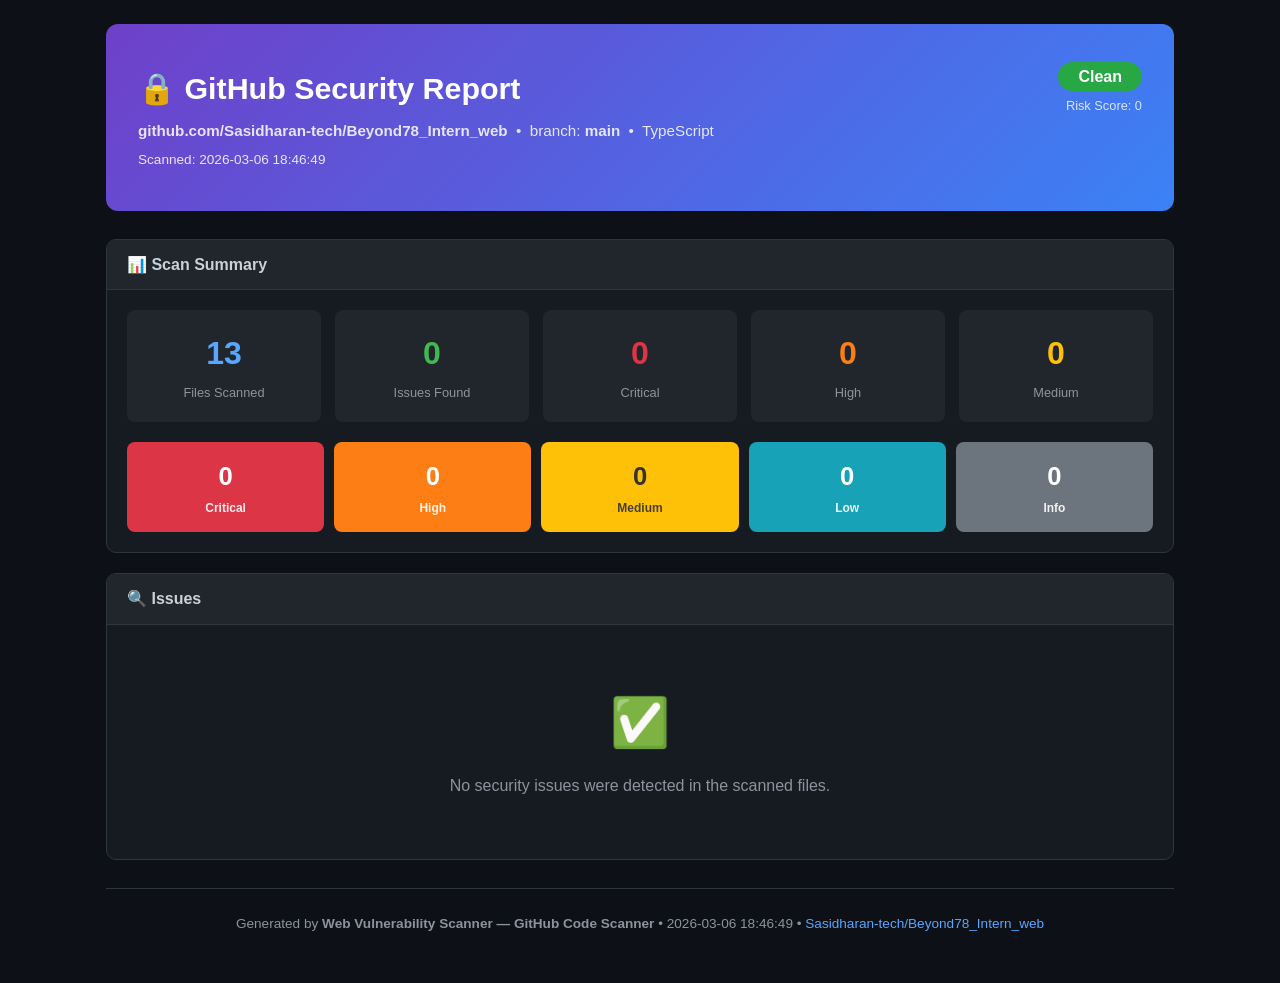
<file: reports/github/github_Sasidharan-tech_Beyond78_Intern_web_20260306_184649.html>
<!DOCTYPE html>
<html lang="en">
<head>
<meta charset="UTF-8">
<meta name="viewport" content="width=device-width, initial-scale=1.0">
<title>GitHub Security Report – Sasidharan-tech/Beyond78_Intern_web</title>
<style>
*{margin:0;padding:0;box-sizing:border-box}
body{font-family:-apple-system,BlinkMacSystemFont,'Segoe UI',Roboto,sans-serif;
      background:#0d1117;color:#c9d1d9;line-height:1.6}
a{color:#58a6ff;text-decoration:none}
a:hover{text-decoration:underline}
.wrap{max-width:1100px;margin:0 auto;padding:24px 16px}
/* ── header ── */
header{background:linear-gradient(135deg,#6e40c9 0%,#3b82f6 100%);
        color:#fff;padding:40px 32px;border-radius:12px;margin-bottom:28px}
header h1{font-size:1.9rem;margin-bottom:6px}
header .sub{opacity:.85;font-size:.95rem}
.badge{display:inline-block;padding:4px 14px;border-radius:20px;
         font-size:.8rem;font-weight:700;letter-spacing:.4px}
.risk-badge{font-size:1rem;padding:6px 20px;border-radius:24px;
              color:#fff;font-weight:700;background:#28a745}
/* ── cards ── */
.card{background:#161b22;border:1px solid #30363d;border-radius:10px;
        margin-bottom:20px;overflow:hidden}
.card-head{background:#21262d;padding:12px 20px;font-weight:600;
             font-size:1rem;border-bottom:1px solid #30363d}
.card-body{padding:20px}
/* ── stat grid ── */
.stat-grid{display:grid;grid-template-columns:repeat(auto-fit,minmax(140px,1fr));gap:14px}
.stat-box{background:#21262d;border-radius:8px;padding:18px;text-align:center}
.stat-num{font-size:2rem;font-weight:700}
.stat-lbl{font-size:.8rem;color:#8b949e;margin-top:4px}
/* ── severity bars ── */
.sev-grid{display:grid;
           grid-template-columns:repeat(5,1fr);gap:10px;margin-top:16px}
.sev-box{border-radius:8px;padding:14px;text-align:center;color:#fff;font-weight:600}
.sev-box .n{font-size:1.6rem}
.sev-box .l{font-size:.75rem;margin-top:2px;opacity:.9}
/* ── issue cards ── */
.issue{border-left:4px solid #30363d;background:#0d1117;border-radius:0 8px 8px 0;
         margin-bottom:12px;padding:14px 16px}
.issue-head{display:flex;justify-content:space-between;align-items:flex-start;
              gap:8px;margin-bottom:8px;flex-wrap:wrap}
.issue-type{font-weight:600;font-size:.97rem}
.sev-pill{padding:3px 12px;border-radius:14px;font-size:.75rem;
            font-weight:700;letter-spacing:.3px}
.issue-desc{font-size:.88rem;color:#8b949e;margin-bottom:10px}
.code-box{background:#161b22;border:1px solid #30363d;border-radius:6px;
            padding:10px 14px;font-family:'Consolas','Courier New',monospace;
            font-size:.82rem;overflow-x:auto;white-space:pre;color:#e3b341;
            margin-bottom:10px}
.meta{font-size:.82rem;color:#8b949e}
.meta span{color:#c9d1d9}
.remed{background:#122d1e;border:1px solid #1f6335;border-radius:6px;
         padding:10px 14px;font-size:.85rem;color:#3fb950;margin-top:8px}
.remed strong{color:#56d364}
/* ── file path ── */
.filepath{font-family:monospace;color:#79c0ff;font-size:.85rem}
/* ── section toggle ── */
.section-title{cursor:pointer;display:flex;justify-content:space-between;
                 align-items:center;padding:10px 0}
.section-title:hover{color:#58a6ff}
/* ── errors ── */
.err-item{background:#21262d;border-left:3px solid #f85149;border-radius:4px;
            padding:8px 12px;font-size:.83rem;color:#f85149;margin-bottom:6px;
            font-family:monospace}
/* ── empty ── */
.empty{text-align:center;padding:40px 20px;color:#8b949e}
.empty .icon{font-size:3rem;margin-bottom:12px}
/* ── footer ── */
footer{text-align:center;padding:24px;color:#8b949e;font-size:.85rem;
         border-top:1px solid #30363d;margin-top:28px}
@media(max-width:600px){
  .sev-grid{grid-template-columns:repeat(3,1fr)}
  header h1{font-size:1.4rem}
}
</style>
</head>
<body>
<div class="wrap">

<!-- ── Header ───────────────────────────────────────────────────────── -->
<header>
  <div style="display:flex;justify-content:space-between;align-items:flex-start;flex-wrap:wrap;gap:12px">
    <div>
      <h1>&#x1f512; GitHub Security Report</h1>
      <p class="sub">
        <a href="https://github.com/Sasidharan-tech/Beyond78_Intern_web" target="_blank"
           style="color:#fff;font-weight:600">github.com/Sasidharan-tech/Beyond78_Intern_web</a>
        &nbsp;&bull;&nbsp; branch: <strong>main</strong>
        &nbsp;&bull;&nbsp; TypeScript
      </p>
      <p class="sub" style="margin-top:6px;font-size:.85rem">
        Scanned: 2026-03-06 18:46:49
        
      </p>
    </div>
    <div style="text-align:right">
      <span class="risk-badge">Clean</span>
      <div style="font-size:.8rem;margin-top:6px;opacity:.8">Risk Score: 0</div>
    </div>
  </div>
</header>

<!-- ── Summary stats ────────────────────────────────────────────────── -->
<div class="card">
  <div class="card-head">&#x1f4ca; Scan Summary</div>
  <div class="card-body">
    <div class="stat-grid">
      <div class="stat-box">
        <div class="stat-num" style="color:#58a6ff">13</div>
        <div class="stat-lbl">Files Scanned</div>
      </div>
      <div class="stat-box">
        <div class="stat-num" style="color:#3fb950">0</div>
        <div class="stat-lbl">Issues Found</div>
      </div>
      <div class="stat-box">
        <div class="stat-num" style="color:#dc3545">0</div>
        <div class="stat-lbl">Critical</div>
      </div>
      <div class="stat-box">
        <div class="stat-num" style="color:#fd7e14">0</div>
        <div class="stat-lbl">High</div>
      </div>
      <div class="stat-box">
        <div class="stat-num" style="color:#ffc107">0</div>
        <div class="stat-lbl">Medium</div>
      </div>
    </div>

    <div class="sev-grid" style="margin-top:20px">
      <div class="sev-box" style="background:#dc3545;color:#fff">
        <div class="n">0</div>
        <div class="l">Critical</div>
      </div>
      <div class="sev-box" style="background:#fd7e14;color:#fff">
        <div class="n">0</div>
        <div class="l">High</div>
      </div>
      <div class="sev-box" style="background:#ffc107;color:#333">
        <div class="n">0</div>
        <div class="l">Medium</div>
      </div>
      <div class="sev-box" style="background:#17a2b8;color:#fff">
        <div class="n">0</div>
        <div class="l">Low</div>
      </div>
      <div class="sev-box" style="background:#6c757d;color:#fff">
        <div class="n">0</div>
        <div class="l">Info</div>
      </div>
    </div>
  </div>
</div>

<div class="card">
  <div class="card-head">&#x1f50d; Issues</div>
  <div class="card-body">
    <div class="empty">
      <div class="icon">&#x2705;</div>
      <p>No security issues were detected in the scanned files.</p>
    </div>
  </div>
</div>
<footer>
  Generated by <strong>Web Vulnerability Scanner — GitHub Code Scanner</strong>
  &bull; 2026-03-06 18:46:49
  &bull; <a href="https://github.com/Sasidharan-tech/Beyond78_Intern_web" target="_blank">Sasidharan-tech/Beyond78_Intern_web</a>
</footer>

</div>
</body>
</html>
</file>
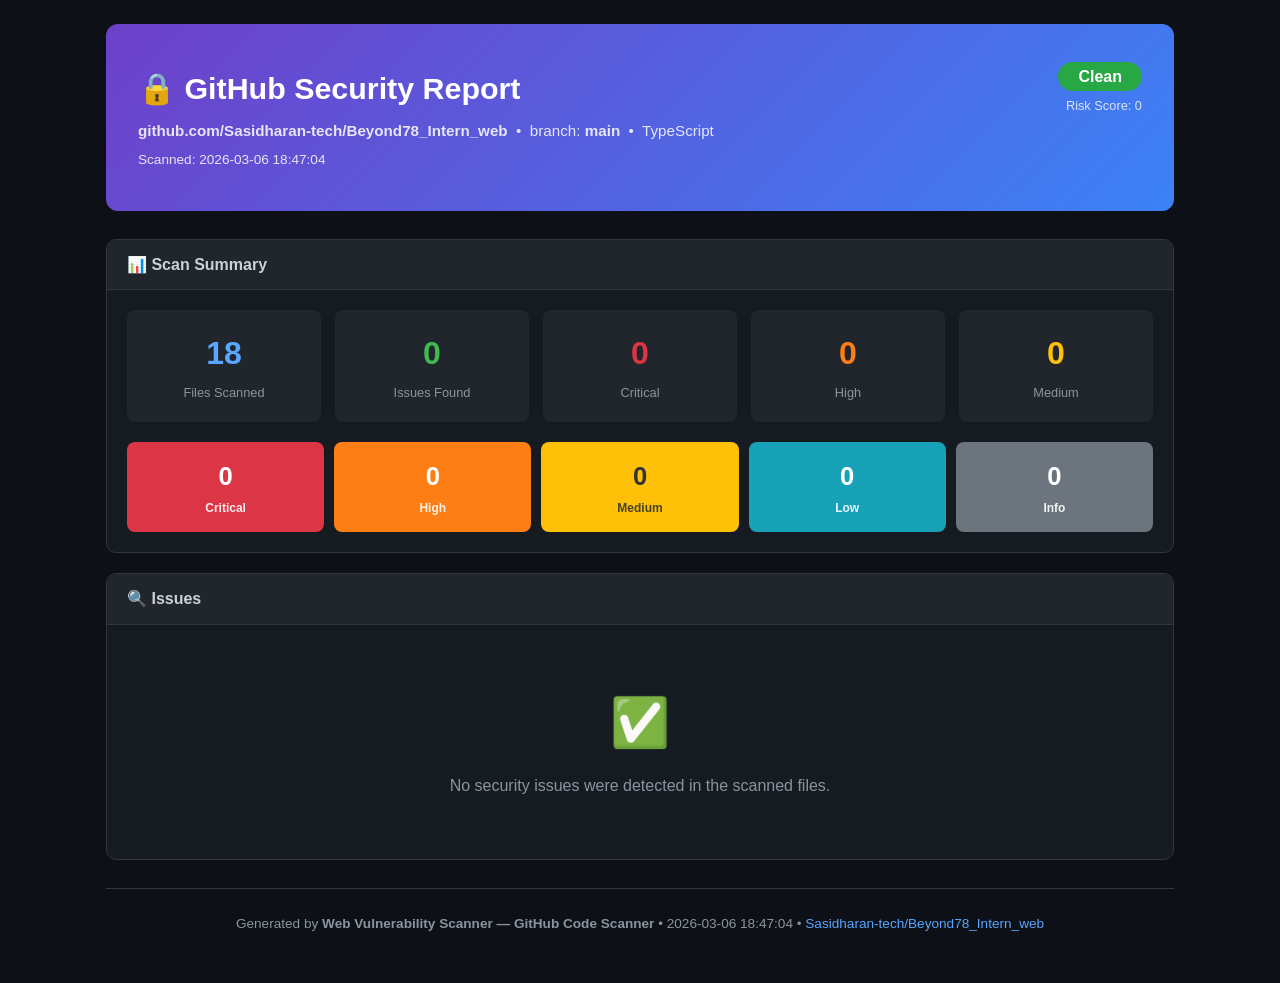
<file: reports/github/github_Sasidharan-tech_Beyond78_Intern_web_20260306_184704.html>
<!DOCTYPE html>
<html lang="en">
<head>
<meta charset="UTF-8">
<meta name="viewport" content="width=device-width, initial-scale=1.0">
<title>GitHub Security Report – Sasidharan-tech/Beyond78_Intern_web</title>
<style>
*{margin:0;padding:0;box-sizing:border-box}
body{font-family:-apple-system,BlinkMacSystemFont,'Segoe UI',Roboto,sans-serif;
      background:#0d1117;color:#c9d1d9;line-height:1.6}
a{color:#58a6ff;text-decoration:none}
a:hover{text-decoration:underline}
.wrap{max-width:1100px;margin:0 auto;padding:24px 16px}
/* ── header ── */
header{background:linear-gradient(135deg,#6e40c9 0%,#3b82f6 100%);
        color:#fff;padding:40px 32px;border-radius:12px;margin-bottom:28px}
header h1{font-size:1.9rem;margin-bottom:6px}
header .sub{opacity:.85;font-size:.95rem}
.badge{display:inline-block;padding:4px 14px;border-radius:20px;
         font-size:.8rem;font-weight:700;letter-spacing:.4px}
.risk-badge{font-size:1rem;padding:6px 20px;border-radius:24px;
              color:#fff;font-weight:700;background:#28a745}
/* ── cards ── */
.card{background:#161b22;border:1px solid #30363d;border-radius:10px;
        margin-bottom:20px;overflow:hidden}
.card-head{background:#21262d;padding:12px 20px;font-weight:600;
             font-size:1rem;border-bottom:1px solid #30363d}
.card-body{padding:20px}
/* ── stat grid ── */
.stat-grid{display:grid;grid-template-columns:repeat(auto-fit,minmax(140px,1fr));gap:14px}
.stat-box{background:#21262d;border-radius:8px;padding:18px;text-align:center}
.stat-num{font-size:2rem;font-weight:700}
.stat-lbl{font-size:.8rem;color:#8b949e;margin-top:4px}
/* ── severity bars ── */
.sev-grid{display:grid;
           grid-template-columns:repeat(5,1fr);gap:10px;margin-top:16px}
.sev-box{border-radius:8px;padding:14px;text-align:center;color:#fff;font-weight:600}
.sev-box .n{font-size:1.6rem}
.sev-box .l{font-size:.75rem;margin-top:2px;opacity:.9}
/* ── issue cards ── */
.issue{border-left:4px solid #30363d;background:#0d1117;border-radius:0 8px 8px 0;
         margin-bottom:12px;padding:14px 16px}
.issue-head{display:flex;justify-content:space-between;align-items:flex-start;
              gap:8px;margin-bottom:8px;flex-wrap:wrap}
.issue-type{font-weight:600;font-size:.97rem}
.sev-pill{padding:3px 12px;border-radius:14px;font-size:.75rem;
            font-weight:700;letter-spacing:.3px}
.issue-desc{font-size:.88rem;color:#8b949e;margin-bottom:10px}
.code-box{background:#161b22;border:1px solid #30363d;border-radius:6px;
            padding:10px 14px;font-family:'Consolas','Courier New',monospace;
            font-size:.82rem;overflow-x:auto;white-space:pre;color:#e3b341;
            margin-bottom:10px}
.meta{font-size:.82rem;color:#8b949e}
.meta span{color:#c9d1d9}
.remed{background:#122d1e;border:1px solid #1f6335;border-radius:6px;
         padding:10px 14px;font-size:.85rem;color:#3fb950;margin-top:8px}
.remed strong{color:#56d364}
/* ── file path ── */
.filepath{font-family:monospace;color:#79c0ff;font-size:.85rem}
/* ── section toggle ── */
.section-title{cursor:pointer;display:flex;justify-content:space-between;
                 align-items:center;padding:10px 0}
.section-title:hover{color:#58a6ff}
/* ── errors ── */
.err-item{background:#21262d;border-left:3px solid #f85149;border-radius:4px;
            padding:8px 12px;font-size:.83rem;color:#f85149;margin-bottom:6px;
            font-family:monospace}
/* ── empty ── */
.empty{text-align:center;padding:40px 20px;color:#8b949e}
.empty .icon{font-size:3rem;margin-bottom:12px}
/* ── footer ── */
footer{text-align:center;padding:24px;color:#8b949e;font-size:.85rem;
         border-top:1px solid #30363d;margin-top:28px}
@media(max-width:600px){
  .sev-grid{grid-template-columns:repeat(3,1fr)}
  header h1{font-size:1.4rem}
}
</style>
</head>
<body>
<div class="wrap">

<!-- ── Header ───────────────────────────────────────────────────────── -->
<header>
  <div style="display:flex;justify-content:space-between;align-items:flex-start;flex-wrap:wrap;gap:12px">
    <div>
      <h1>&#x1f512; GitHub Security Report</h1>
      <p class="sub">
        <a href="https://github.com/Sasidharan-tech/Beyond78_Intern_web" target="_blank"
           style="color:#fff;font-weight:600">github.com/Sasidharan-tech/Beyond78_Intern_web</a>
        &nbsp;&bull;&nbsp; branch: <strong>main</strong>
        &nbsp;&bull;&nbsp; TypeScript
      </p>
      <p class="sub" style="margin-top:6px;font-size:.85rem">
        Scanned: 2026-03-06 18:47:04
        
      </p>
    </div>
    <div style="text-align:right">
      <span class="risk-badge">Clean</span>
      <div style="font-size:.8rem;margin-top:6px;opacity:.8">Risk Score: 0</div>
    </div>
  </div>
</header>

<!-- ── Summary stats ────────────────────────────────────────────────── -->
<div class="card">
  <div class="card-head">&#x1f4ca; Scan Summary</div>
  <div class="card-body">
    <div class="stat-grid">
      <div class="stat-box">
        <div class="stat-num" style="color:#58a6ff">18</div>
        <div class="stat-lbl">Files Scanned</div>
      </div>
      <div class="stat-box">
        <div class="stat-num" style="color:#3fb950">0</div>
        <div class="stat-lbl">Issues Found</div>
      </div>
      <div class="stat-box">
        <div class="stat-num" style="color:#dc3545">0</div>
        <div class="stat-lbl">Critical</div>
      </div>
      <div class="stat-box">
        <div class="stat-num" style="color:#fd7e14">0</div>
        <div class="stat-lbl">High</div>
      </div>
      <div class="stat-box">
        <div class="stat-num" style="color:#ffc107">0</div>
        <div class="stat-lbl">Medium</div>
      </div>
    </div>

    <div class="sev-grid" style="margin-top:20px">
      <div class="sev-box" style="background:#dc3545;color:#fff">
        <div class="n">0</div>
        <div class="l">Critical</div>
      </div>
      <div class="sev-box" style="background:#fd7e14;color:#fff">
        <div class="n">0</div>
        <div class="l">High</div>
      </div>
      <div class="sev-box" style="background:#ffc107;color:#333">
        <div class="n">0</div>
        <div class="l">Medium</div>
      </div>
      <div class="sev-box" style="background:#17a2b8;color:#fff">
        <div class="n">0</div>
        <div class="l">Low</div>
      </div>
      <div class="sev-box" style="background:#6c757d;color:#fff">
        <div class="n">0</div>
        <div class="l">Info</div>
      </div>
    </div>
  </div>
</div>

<div class="card">
  <div class="card-head">&#x1f50d; Issues</div>
  <div class="card-body">
    <div class="empty">
      <div class="icon">&#x2705;</div>
      <p>No security issues were detected in the scanned files.</p>
    </div>
  </div>
</div>
<footer>
  Generated by <strong>Web Vulnerability Scanner — GitHub Code Scanner</strong>
  &bull; 2026-03-06 18:47:04
  &bull; <a href="https://github.com/Sasidharan-tech/Beyond78_Intern_web" target="_blank">Sasidharan-tech/Beyond78_Intern_web</a>
</footer>

</div>
</body>
</html>
</file>
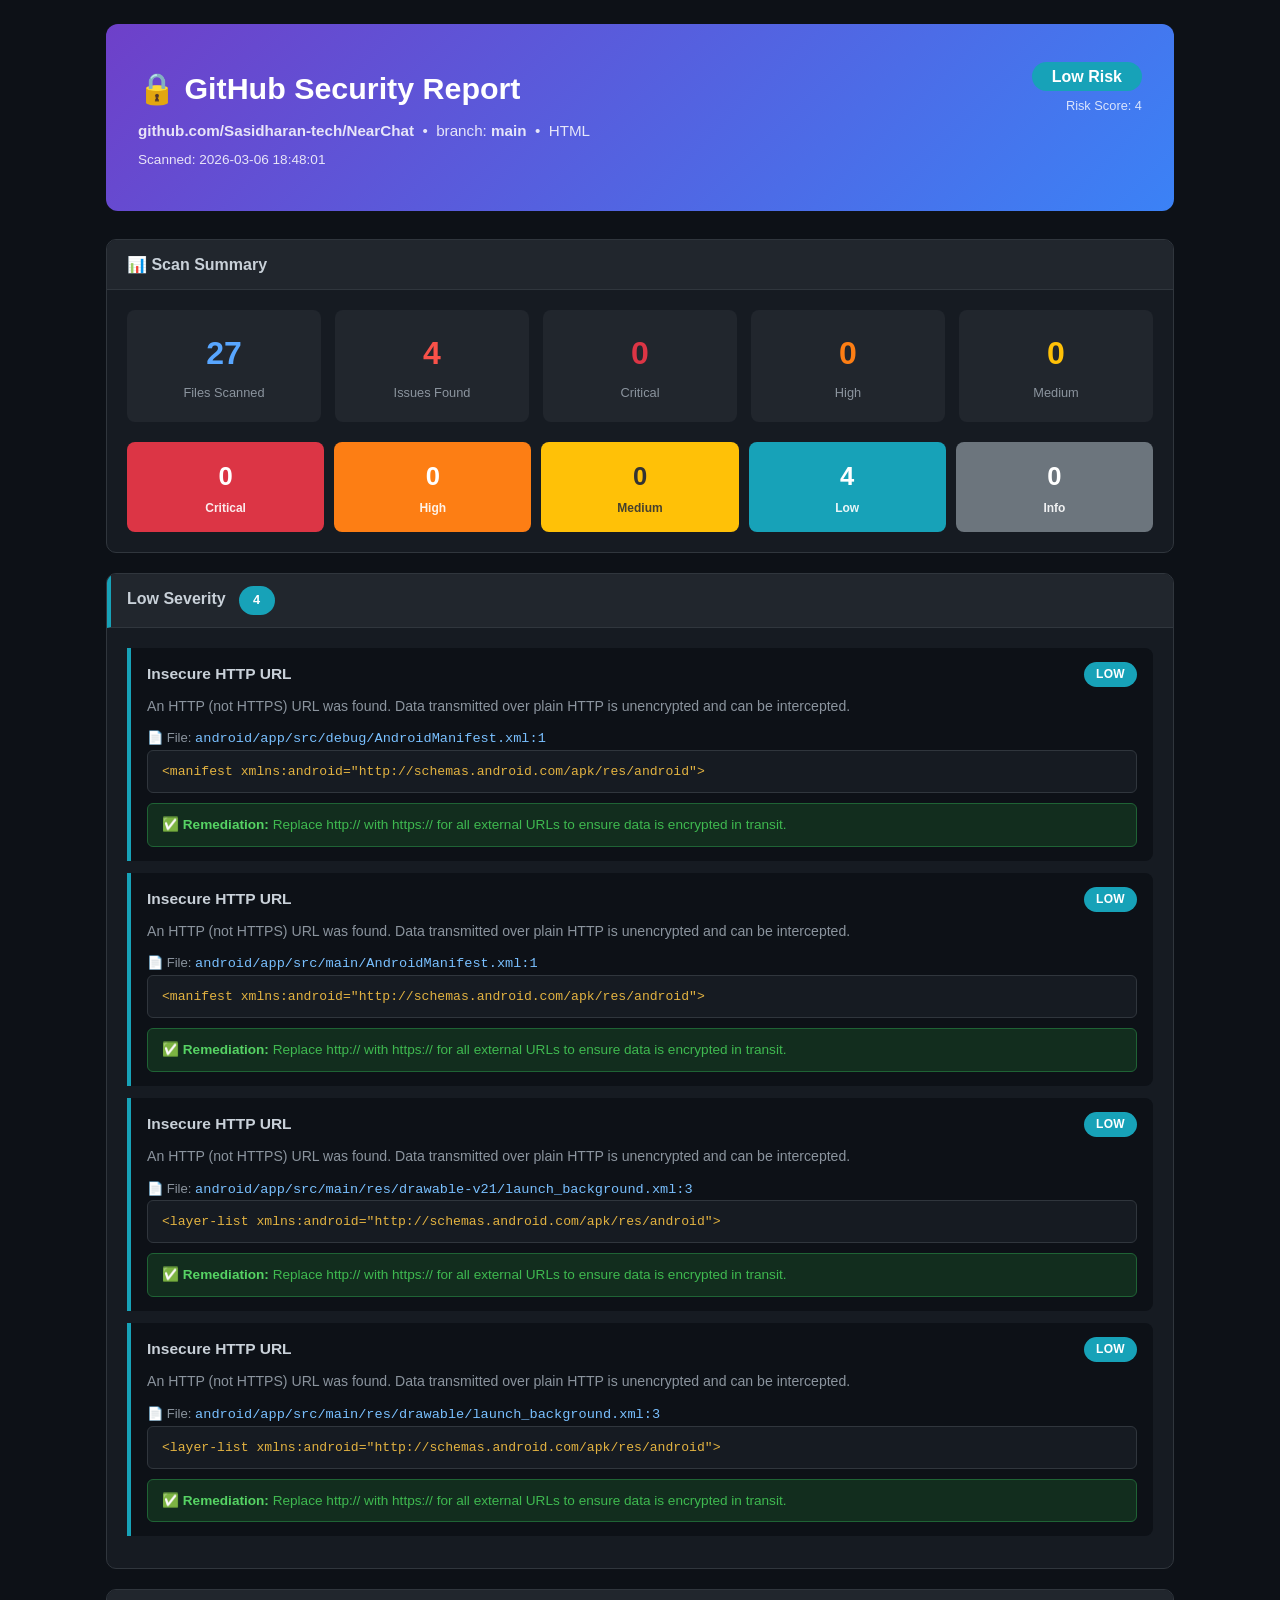
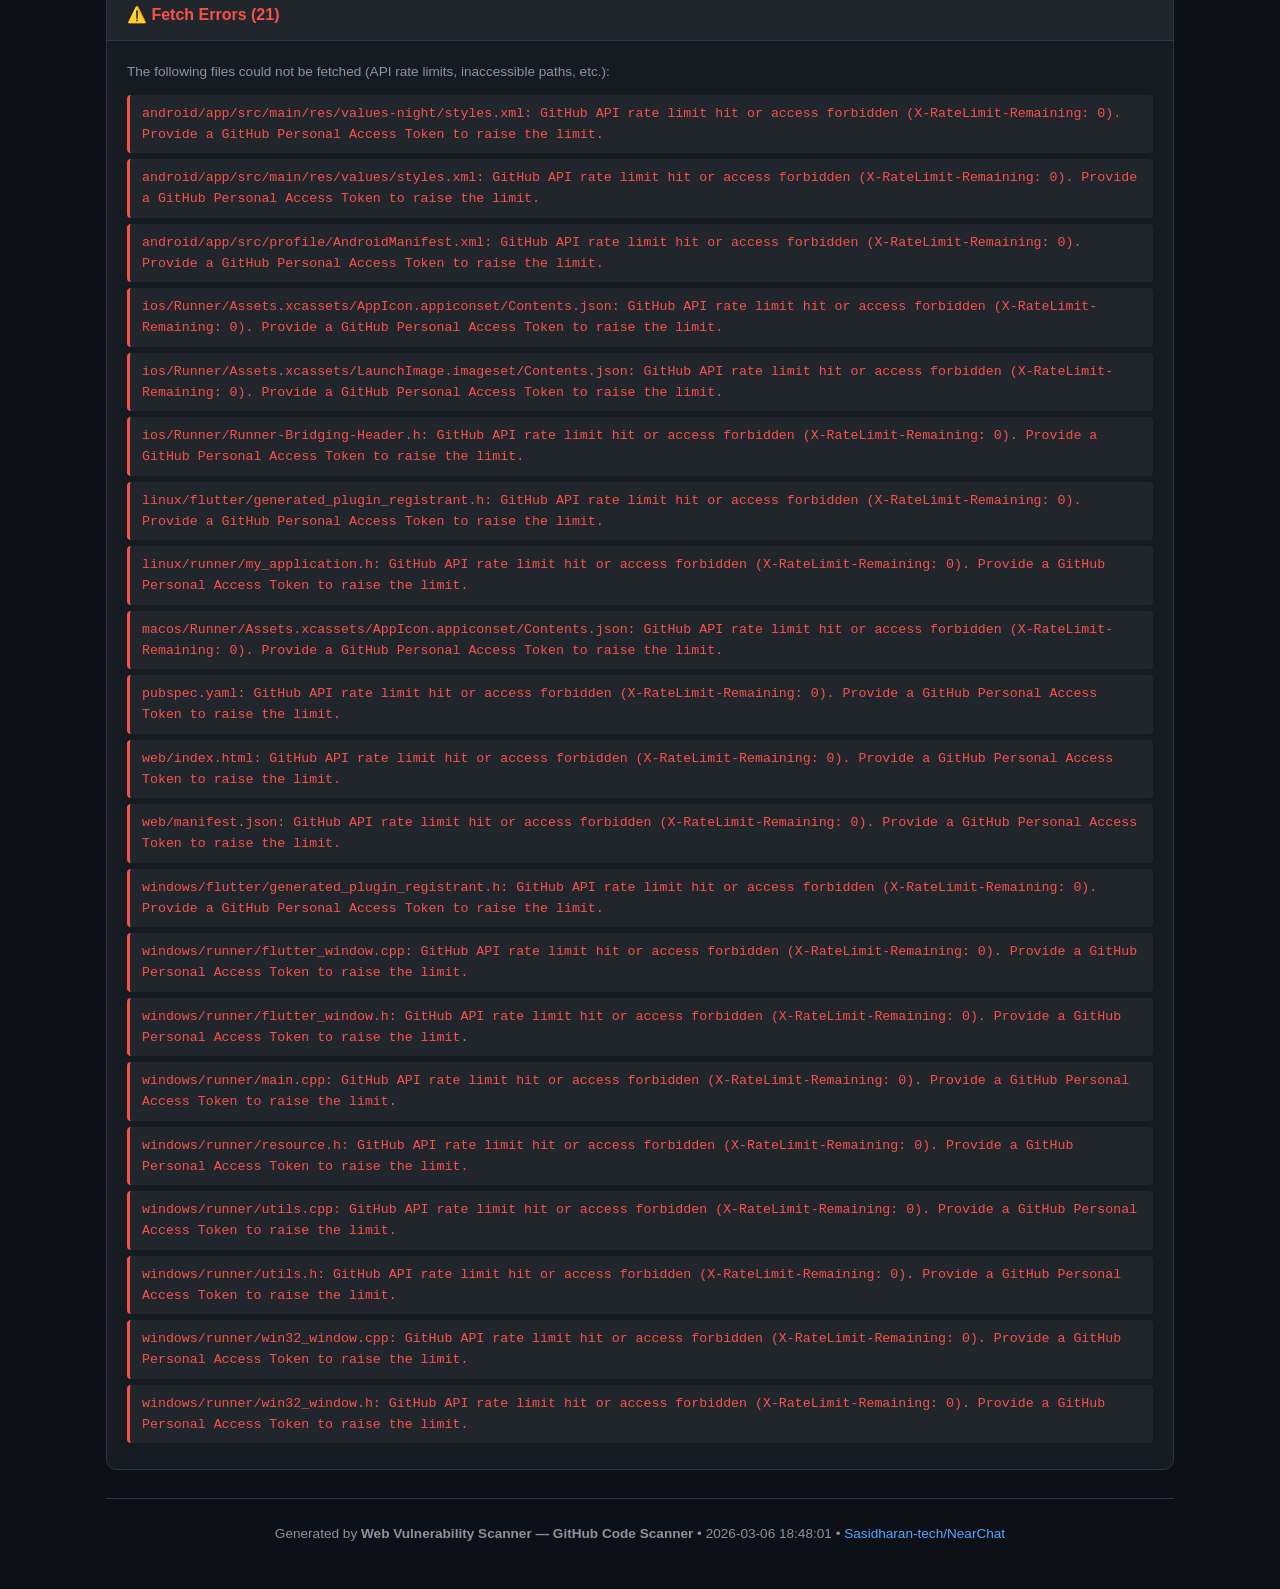
<file: reports/github/github_Sasidharan-tech_NearChat_20260306_184801.html>
<!DOCTYPE html>
<html lang="en">
<head>
<meta charset="UTF-8">
<meta name="viewport" content="width=device-width, initial-scale=1.0">
<title>GitHub Security Report – Sasidharan-tech/NearChat</title>
<style>
*{margin:0;padding:0;box-sizing:border-box}
body{font-family:-apple-system,BlinkMacSystemFont,'Segoe UI',Roboto,sans-serif;
      background:#0d1117;color:#c9d1d9;line-height:1.6}
a{color:#58a6ff;text-decoration:none}
a:hover{text-decoration:underline}
.wrap{max-width:1100px;margin:0 auto;padding:24px 16px}
/* ── header ── */
header{background:linear-gradient(135deg,#6e40c9 0%,#3b82f6 100%);
        color:#fff;padding:40px 32px;border-radius:12px;margin-bottom:28px}
header h1{font-size:1.9rem;margin-bottom:6px}
header .sub{opacity:.85;font-size:.95rem}
.badge{display:inline-block;padding:4px 14px;border-radius:20px;
         font-size:.8rem;font-weight:700;letter-spacing:.4px}
.risk-badge{font-size:1rem;padding:6px 20px;border-radius:24px;
              color:#fff;font-weight:700;background:#17a2b8}
/* ── cards ── */
.card{background:#161b22;border:1px solid #30363d;border-radius:10px;
        margin-bottom:20px;overflow:hidden}
.card-head{background:#21262d;padding:12px 20px;font-weight:600;
             font-size:1rem;border-bottom:1px solid #30363d}
.card-body{padding:20px}
/* ── stat grid ── */
.stat-grid{display:grid;grid-template-columns:repeat(auto-fit,minmax(140px,1fr));gap:14px}
.stat-box{background:#21262d;border-radius:8px;padding:18px;text-align:center}
.stat-num{font-size:2rem;font-weight:700}
.stat-lbl{font-size:.8rem;color:#8b949e;margin-top:4px}
/* ── severity bars ── */
.sev-grid{display:grid;
           grid-template-columns:repeat(5,1fr);gap:10px;margin-top:16px}
.sev-box{border-radius:8px;padding:14px;text-align:center;color:#fff;font-weight:600}
.sev-box .n{font-size:1.6rem}
.sev-box .l{font-size:.75rem;margin-top:2px;opacity:.9}
/* ── issue cards ── */
.issue{border-left:4px solid #30363d;background:#0d1117;border-radius:0 8px 8px 0;
         margin-bottom:12px;padding:14px 16px}
.issue-head{display:flex;justify-content:space-between;align-items:flex-start;
              gap:8px;margin-bottom:8px;flex-wrap:wrap}
.issue-type{font-weight:600;font-size:.97rem}
.sev-pill{padding:3px 12px;border-radius:14px;font-size:.75rem;
            font-weight:700;letter-spacing:.3px}
.issue-desc{font-size:.88rem;color:#8b949e;margin-bottom:10px}
.code-box{background:#161b22;border:1px solid #30363d;border-radius:6px;
            padding:10px 14px;font-family:'Consolas','Courier New',monospace;
            font-size:.82rem;overflow-x:auto;white-space:pre;color:#e3b341;
            margin-bottom:10px}
.meta{font-size:.82rem;color:#8b949e}
.meta span{color:#c9d1d9}
.remed{background:#122d1e;border:1px solid #1f6335;border-radius:6px;
         padding:10px 14px;font-size:.85rem;color:#3fb950;margin-top:8px}
.remed strong{color:#56d364}
/* ── file path ── */
.filepath{font-family:monospace;color:#79c0ff;font-size:.85rem}
/* ── section toggle ── */
.section-title{cursor:pointer;display:flex;justify-content:space-between;
                 align-items:center;padding:10px 0}
.section-title:hover{color:#58a6ff}
/* ── errors ── */
.err-item{background:#21262d;border-left:3px solid #f85149;border-radius:4px;
            padding:8px 12px;font-size:.83rem;color:#f85149;margin-bottom:6px;
            font-family:monospace}
/* ── empty ── */
.empty{text-align:center;padding:40px 20px;color:#8b949e}
.empty .icon{font-size:3rem;margin-bottom:12px}
/* ── footer ── */
footer{text-align:center;padding:24px;color:#8b949e;font-size:.85rem;
         border-top:1px solid #30363d;margin-top:28px}
@media(max-width:600px){
  .sev-grid{grid-template-columns:repeat(3,1fr)}
  header h1{font-size:1.4rem}
}
</style>
</head>
<body>
<div class="wrap">

<!-- ── Header ───────────────────────────────────────────────────────── -->
<header>
  <div style="display:flex;justify-content:space-between;align-items:flex-start;flex-wrap:wrap;gap:12px">
    <div>
      <h1>&#x1f512; GitHub Security Report</h1>
      <p class="sub">
        <a href="https://github.com/Sasidharan-tech/NearChat" target="_blank"
           style="color:#fff;font-weight:600">github.com/Sasidharan-tech/NearChat</a>
        &nbsp;&bull;&nbsp; branch: <strong>main</strong>
        &nbsp;&bull;&nbsp; HTML
      </p>
      <p class="sub" style="margin-top:6px;font-size:.85rem">
        Scanned: 2026-03-06 18:48:01
        
      </p>
    </div>
    <div style="text-align:right">
      <span class="risk-badge">Low Risk</span>
      <div style="font-size:.8rem;margin-top:6px;opacity:.8">Risk Score: 4</div>
    </div>
  </div>
</header>

<!-- ── Summary stats ────────────────────────────────────────────────── -->
<div class="card">
  <div class="card-head">&#x1f4ca; Scan Summary</div>
  <div class="card-body">
    <div class="stat-grid">
      <div class="stat-box">
        <div class="stat-num" style="color:#58a6ff">27</div>
        <div class="stat-lbl">Files Scanned</div>
      </div>
      <div class="stat-box">
        <div class="stat-num" style="color:#f85149">4</div>
        <div class="stat-lbl">Issues Found</div>
      </div>
      <div class="stat-box">
        <div class="stat-num" style="color:#dc3545">0</div>
        <div class="stat-lbl">Critical</div>
      </div>
      <div class="stat-box">
        <div class="stat-num" style="color:#fd7e14">0</div>
        <div class="stat-lbl">High</div>
      </div>
      <div class="stat-box">
        <div class="stat-num" style="color:#ffc107">0</div>
        <div class="stat-lbl">Medium</div>
      </div>
    </div>

    <div class="sev-grid" style="margin-top:20px">
      <div class="sev-box" style="background:#dc3545;color:#fff">
        <div class="n">0</div>
        <div class="l">Critical</div>
      </div>
      <div class="sev-box" style="background:#fd7e14;color:#fff">
        <div class="n">0</div>
        <div class="l">High</div>
      </div>
      <div class="sev-box" style="background:#ffc107;color:#333">
        <div class="n">0</div>
        <div class="l">Medium</div>
      </div>
      <div class="sev-box" style="background:#17a2b8;color:#fff">
        <div class="n">4</div>
        <div class="l">Low</div>
      </div>
      <div class="sev-box" style="background:#6c757d;color:#fff">
        <div class="n">0</div>
        <div class="l">Info</div>
      </div>
    </div>
  </div>
</div>

<div class="card">
  <div class="card-head" style="border-left:4px solid #17a2b8;padding-left:16px">
    Low Severity &nbsp;
    <span class="badge" style="background:#17a2b8;color:#fff">4</span>
  </div>
  <div class="card-body">
    <div class="issue" style="border-left-color:#17a2b8">
      <div class="issue-head">
        <span class="issue-type">Insecure HTTP URL</span>
        <span class="sev-pill" style="background:#17a2b8;color:#fff">LOW</span>
      </div>
      <p class="issue-desc">An HTTP (not HTTPS) URL was found. Data transmitted over plain HTTP is unencrypted and can be intercepted.</p>
      <div class="meta">
        &#x1f4c4; File:&nbsp;<a class="filepath" href="https://github.com/Sasidharan-tech/NearChat/blob/main/android/app/src/debug/AndroidManifest.xml#L1" target="_blank">android/app/src/debug/AndroidManifest.xml:1</a>
      </div>
      <div class="code-box">&lt;manifest xmlns:android=&quot;http://schemas.android.com/apk/res/android&quot;&gt;</div>
      <div class="remed"><strong>&#x2705; Remediation:</strong> Replace http:// with https:// for all external URLs to ensure data is encrypted in transit.</div>
    </div>
    <div class="issue" style="border-left-color:#17a2b8">
      <div class="issue-head">
        <span class="issue-type">Insecure HTTP URL</span>
        <span class="sev-pill" style="background:#17a2b8;color:#fff">LOW</span>
      </div>
      <p class="issue-desc">An HTTP (not HTTPS) URL was found. Data transmitted over plain HTTP is unencrypted and can be intercepted.</p>
      <div class="meta">
        &#x1f4c4; File:&nbsp;<a class="filepath" href="https://github.com/Sasidharan-tech/NearChat/blob/main/android/app/src/main/AndroidManifest.xml#L1" target="_blank">android/app/src/main/AndroidManifest.xml:1</a>
      </div>
      <div class="code-box">&lt;manifest xmlns:android=&quot;http://schemas.android.com/apk/res/android&quot;&gt;</div>
      <div class="remed"><strong>&#x2705; Remediation:</strong> Replace http:// with https:// for all external URLs to ensure data is encrypted in transit.</div>
    </div>
    <div class="issue" style="border-left-color:#17a2b8">
      <div class="issue-head">
        <span class="issue-type">Insecure HTTP URL</span>
        <span class="sev-pill" style="background:#17a2b8;color:#fff">LOW</span>
      </div>
      <p class="issue-desc">An HTTP (not HTTPS) URL was found. Data transmitted over plain HTTP is unencrypted and can be intercepted.</p>
      <div class="meta">
        &#x1f4c4; File:&nbsp;<a class="filepath" href="https://github.com/Sasidharan-tech/NearChat/blob/main/android/app/src/main/res/drawable-v21/launch_background.xml#L3" target="_blank">android/app/src/main/res/drawable-v21/launch_background.xml:3</a>
      </div>
      <div class="code-box">&lt;layer-list xmlns:android=&quot;http://schemas.android.com/apk/res/android&quot;&gt;</div>
      <div class="remed"><strong>&#x2705; Remediation:</strong> Replace http:// with https:// for all external URLs to ensure data is encrypted in transit.</div>
    </div>
    <div class="issue" style="border-left-color:#17a2b8">
      <div class="issue-head">
        <span class="issue-type">Insecure HTTP URL</span>
        <span class="sev-pill" style="background:#17a2b8;color:#fff">LOW</span>
      </div>
      <p class="issue-desc">An HTTP (not HTTPS) URL was found. Data transmitted over plain HTTP is unencrypted and can be intercepted.</p>
      <div class="meta">
        &#x1f4c4; File:&nbsp;<a class="filepath" href="https://github.com/Sasidharan-tech/NearChat/blob/main/android/app/src/main/res/drawable/launch_background.xml#L3" target="_blank">android/app/src/main/res/drawable/launch_background.xml:3</a>
      </div>
      <div class="code-box">&lt;layer-list xmlns:android=&quot;http://schemas.android.com/apk/res/android&quot;&gt;</div>
      <div class="remed"><strong>&#x2705; Remediation:</strong> Replace http:// with https:// for all external URLs to ensure data is encrypted in transit.</div>
    </div>
  </div>
</div>

<div class="card">
  <div class="card-head" style="color:#f85149">&#x26a0;&#xfe0f; Fetch Errors (21)</div>
  <div class="card-body">
    <p style="font-size:.85rem;color:#8b949e;margin-bottom:12px">
      The following files could not be fetched (API rate limits, inaccessible paths, etc.):
    </p>
    <div class="err-item">android/app/src/main/res/values-night/styles.xml: GitHub API rate limit hit or access forbidden (X-RateLimit-Remaining: 0). Provide a GitHub Personal Access Token to raise the limit.</div>
    <div class="err-item">android/app/src/main/res/values/styles.xml: GitHub API rate limit hit or access forbidden (X-RateLimit-Remaining: 0). Provide a GitHub Personal Access Token to raise the limit.</div>
    <div class="err-item">android/app/src/profile/AndroidManifest.xml: GitHub API rate limit hit or access forbidden (X-RateLimit-Remaining: 0). Provide a GitHub Personal Access Token to raise the limit.</div>
    <div class="err-item">ios/Runner/Assets.xcassets/AppIcon.appiconset/Contents.json: GitHub API rate limit hit or access forbidden (X-RateLimit-Remaining: 0). Provide a GitHub Personal Access Token to raise the limit.</div>
    <div class="err-item">ios/Runner/Assets.xcassets/LaunchImage.imageset/Contents.json: GitHub API rate limit hit or access forbidden (X-RateLimit-Remaining: 0). Provide a GitHub Personal Access Token to raise the limit.</div>
    <div class="err-item">ios/Runner/Runner-Bridging-Header.h: GitHub API rate limit hit or access forbidden (X-RateLimit-Remaining: 0). Provide a GitHub Personal Access Token to raise the limit.</div>
    <div class="err-item">linux/flutter/generated_plugin_registrant.h: GitHub API rate limit hit or access forbidden (X-RateLimit-Remaining: 0). Provide a GitHub Personal Access Token to raise the limit.</div>
    <div class="err-item">linux/runner/my_application.h: GitHub API rate limit hit or access forbidden (X-RateLimit-Remaining: 0). Provide a GitHub Personal Access Token to raise the limit.</div>
    <div class="err-item">macos/Runner/Assets.xcassets/AppIcon.appiconset/Contents.json: GitHub API rate limit hit or access forbidden (X-RateLimit-Remaining: 0). Provide a GitHub Personal Access Token to raise the limit.</div>
    <div class="err-item">pubspec.yaml: GitHub API rate limit hit or access forbidden (X-RateLimit-Remaining: 0). Provide a GitHub Personal Access Token to raise the limit.</div>
    <div class="err-item">web/index.html: GitHub API rate limit hit or access forbidden (X-RateLimit-Remaining: 0). Provide a GitHub Personal Access Token to raise the limit.</div>
    <div class="err-item">web/manifest.json: GitHub API rate limit hit or access forbidden (X-RateLimit-Remaining: 0). Provide a GitHub Personal Access Token to raise the limit.</div>
    <div class="err-item">windows/flutter/generated_plugin_registrant.h: GitHub API rate limit hit or access forbidden (X-RateLimit-Remaining: 0). Provide a GitHub Personal Access Token to raise the limit.</div>
    <div class="err-item">windows/runner/flutter_window.cpp: GitHub API rate limit hit or access forbidden (X-RateLimit-Remaining: 0). Provide a GitHub Personal Access Token to raise the limit.</div>
    <div class="err-item">windows/runner/flutter_window.h: GitHub API rate limit hit or access forbidden (X-RateLimit-Remaining: 0). Provide a GitHub Personal Access Token to raise the limit.</div>
    <div class="err-item">windows/runner/main.cpp: GitHub API rate limit hit or access forbidden (X-RateLimit-Remaining: 0). Provide a GitHub Personal Access Token to raise the limit.</div>
    <div class="err-item">windows/runner/resource.h: GitHub API rate limit hit or access forbidden (X-RateLimit-Remaining: 0). Provide a GitHub Personal Access Token to raise the limit.</div>
    <div class="err-item">windows/runner/utils.cpp: GitHub API rate limit hit or access forbidden (X-RateLimit-Remaining: 0). Provide a GitHub Personal Access Token to raise the limit.</div>
    <div class="err-item">windows/runner/utils.h: GitHub API rate limit hit or access forbidden (X-RateLimit-Remaining: 0). Provide a GitHub Personal Access Token to raise the limit.</div>
    <div class="err-item">windows/runner/win32_window.cpp: GitHub API rate limit hit or access forbidden (X-RateLimit-Remaining: 0). Provide a GitHub Personal Access Token to raise the limit.</div>
    <div class="err-item">windows/runner/win32_window.h: GitHub API rate limit hit or access forbidden (X-RateLimit-Remaining: 0). Provide a GitHub Personal Access Token to raise the limit.</div>
  </div>
</div>

<footer>
  Generated by <strong>Web Vulnerability Scanner — GitHub Code Scanner</strong>
  &bull; 2026-03-06 18:48:01
  &bull; <a href="https://github.com/Sasidharan-tech/NearChat" target="_blank">Sasidharan-tech/NearChat</a>
</footer>

</div>
</body>
</html>
</file>
